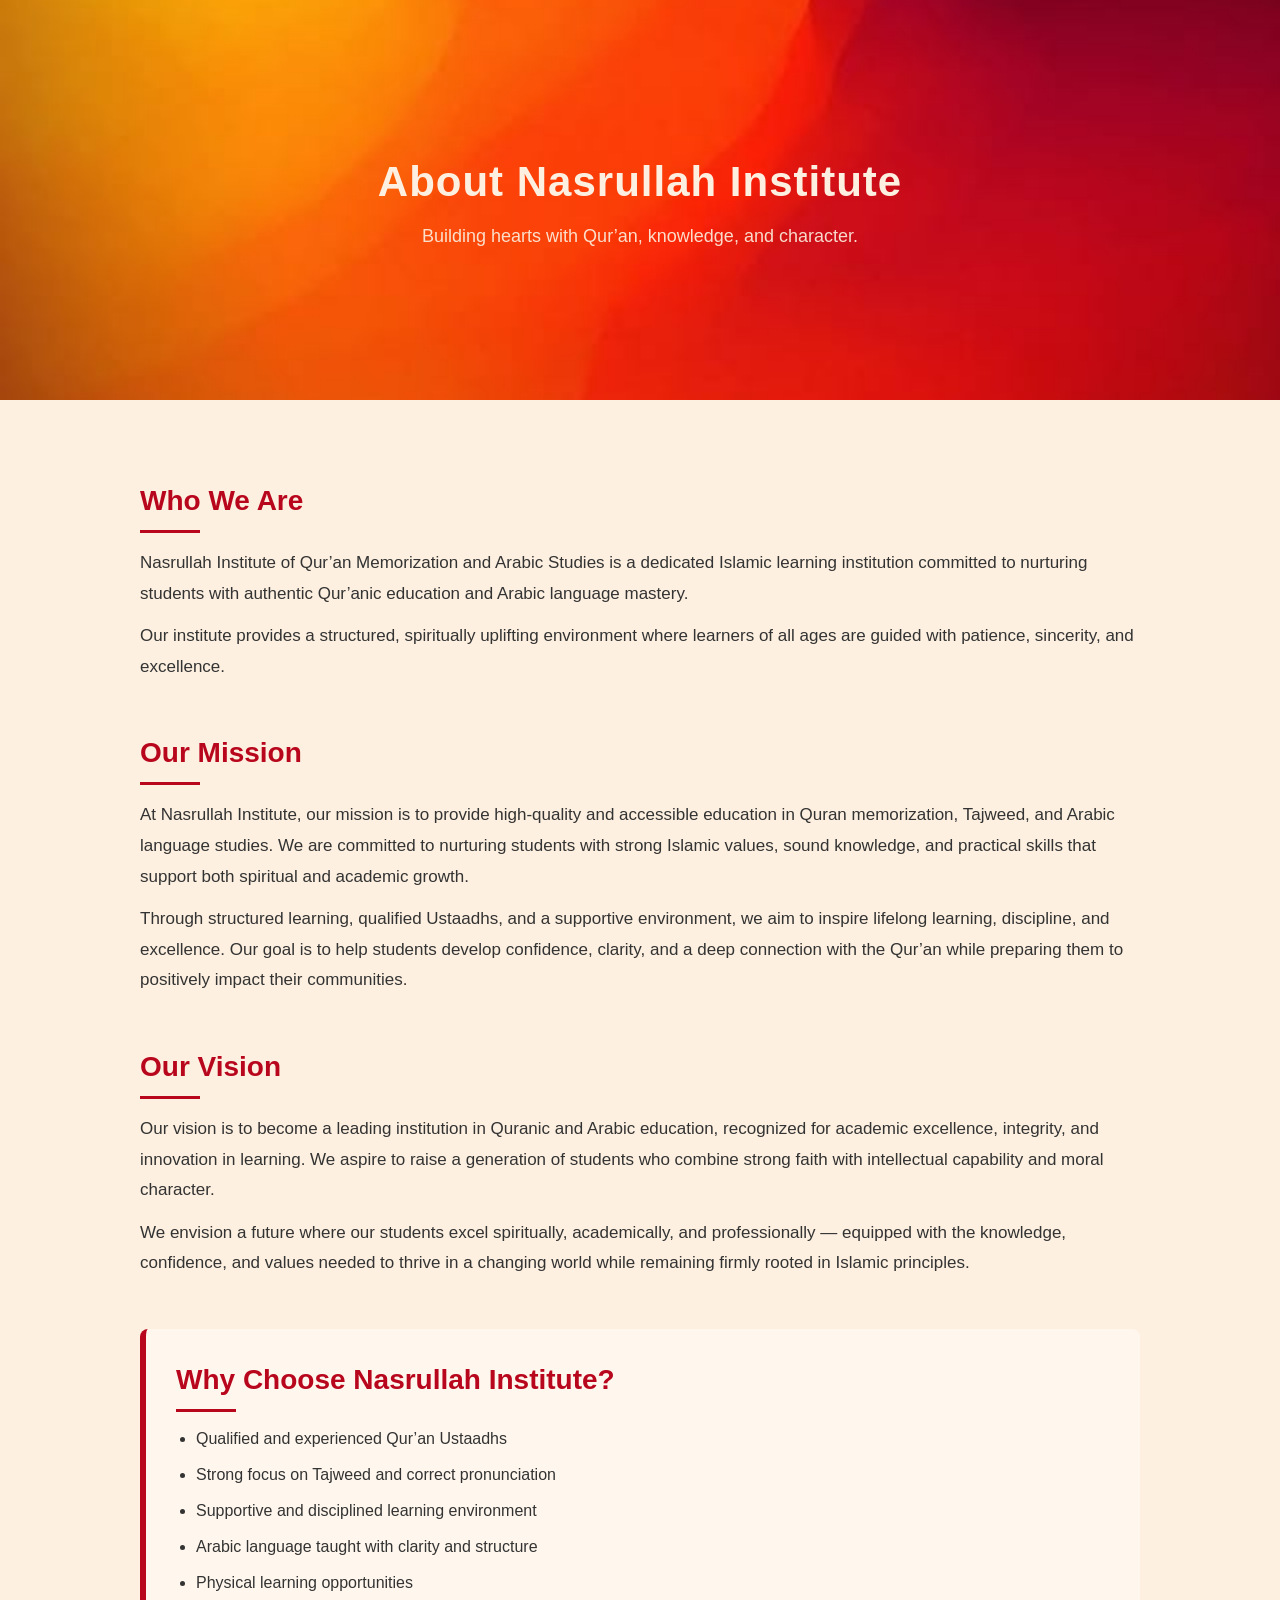
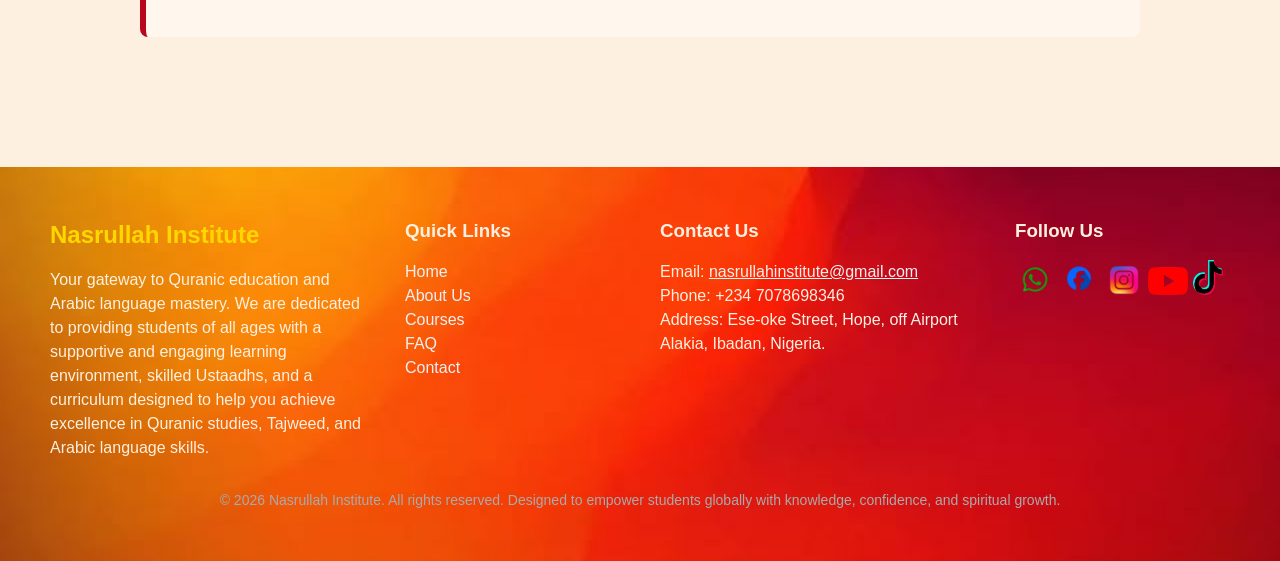
<file: about.html>
<!DOCTYPE html>
<html lang="en">
<head>
    <meta charset="UTF-8">
    <meta name="viewport" content="width=device-width, initial-scale=1.0">
    <link rel="icon" href="./image/Screenshot_2026-01-17_at_7.02.36_PM-removebg-preview.png" type="image/x-icon">
    <title>Document</title>
    <link rel="stylesheet" href="style.css">
</head>
<body>
 

<section class="about-hero">
    <h1>About Nasrullah Institute</h1>
    <p>
        Building hearts with Qur’an, knowledge, and character.
    </p>
</section>

<section class="about-section">

    <div class="about-container">

        <div class="about-block">
            <h2>Who We Are</h2>
            <p>
                Nasrullah Institute of Qur’an Memorization and Arabic Studies is a dedicated Islamic learning
                institution committed to nurturing students with authentic Qur’anic education and Arabic
                language mastery.
            </p>
            <p>
                Our institute provides a structured, spiritually uplifting environment where learners of all
                ages are guided with patience, sincerity, and excellence.
            </p>
        </div>

     
        <div class="about-block">
            <h2>Our Mission</h2>
           <p>
        At Nasrullah Institute, our mission is to provide high-quality and accessible
        education in Quran memorization, Tajweed, and Arabic language studies.
        We are committed to nurturing students with strong Islamic values, sound
        knowledge, and practical skills that support both spiritual and academic growth.
      </p>

      <p>
        Through structured learning, qualified Ustaadhs, and a supportive environment,
        we aim to inspire lifelong learning, discipline, and excellence. Our goal is to
        help students develop confidence, clarity, and a deep connection with the Qur’an
        while preparing them to positively impact their communities.
      </p>
        </div>

        <div class="about-block">
            <h2>Our Vision</h2>
             <p>
        Our vision is to become a leading institution in Quranic and Arabic education,
        recognized for academic excellence, integrity, and innovation in learning.
        We aspire to raise a generation of students who combine strong faith with
        intellectual capability and moral character.
      </p>

      <p>
        We envision a future where our students excel spiritually, academically,
        and professionally — equipped with the knowledge, confidence, and values
        needed to thrive in a changing world while remaining firmly rooted in Islamic
        principles.
      </p>
        </div>

        <div class="about-block highlight">
            <h2>Why Choose Nasrullah Institute?</h2>
            <ul>
                <li>Qualified and experienced Qur’an Ustaadhs</li>
                <li>Strong focus on Tajweed and correct pronunciation</li>
                <li>Supportive and disciplined learning environment</li>
                <li>Arabic language taught with clarity and structure</li>
                <li>Physical learning opportunities</li>
            </ul>
        </div>

    </div>

</section>



     <footer class="final-footer">
         <div style="max-width: 1200px; margin: auto; display: flex; flex-wrap: wrap; gap: 40px; justify-content: space-between;">
    
    <div style="flex: 1 1 250px;">
      <h2 style="color: #ffd700; margin-bottom: 15px;">Nasrullah Institute</h2>
      <p>Your gateway to Quranic education and Arabic language mastery. We are dedicated to providing students of all ages with a supportive and engaging learning environment, skilled Ustaadhs, and a curriculum designed to help you achieve excellence in Quranic studies, Tajweed, and Arabic language skills.</p>
    </div>

    
    <div style="flex: 1 1 150px;">
      <h3 style="margin-bottom: 15px;">Quick Links</h3>
      <ul style="list-style: none; padding: 0;">
        <li><a href="./index.html" style="color: #f1f1f1; text-decoration: none;">Home</a></li>
        <li><a href="about.html" style="color: #f1f1f1; text-decoration: none;">About Us</a></li>
        <li><a href="courses.html" style="color: #f1f1f1; text-decoration: none;">Courses</a></li>
        <li><a href="faq.html" style="color: #f1f1f1; text-decoration: none;">FAQ</a></li>
        <li><a href="contact.html" style="color: #f1f1f1; text-decoration: none;">Contact</a></li>
      </ul>
    </div>

    <div style="flex: 1 1 250px;">
      <h3 style="margin-bottom: 15px;">Contact Us</h3>
     <p>Email: <a href="mailto: nasrullahinstitute@gmail.com" style="color: #f1f1f1;">nasrullahinstitute@gmail.com</a></p>
      <p>Phone: +234 7078698346</p>
      <p>Address: Ese-oke Street, Hope, off Airport Alakia, Ibadan, Nigeria.</p>
    </div>

    <div style="flex: 1 1 150px;">
      <h3 style="margin-bottom: 15px;">Follow Us</h3>
      <p>
          <a style=" text-decoration: none;" href="https://wa.link/1ut9gb"><img src="./image/whatsapp_logo-removebg-preview.png" alt="" width="40" height="30"></a>
        <a style=" text-decoration: none;" href="https://www.facebook.com/share/17nAY9DLjh/?mibextid=wwXIfr"><img src="./image/facebook_logo-removebg-preview.png" alt="" width="40" height="30"></a>
        <a style=" text-decoration: none;" href="https://www.instagram.com/nasrullahinstitute?igsh=bmE0NWZmOHcwc3Ns&utm_source=qr"><img src="./image/insta_logo-removebg-preview.png" alt="" width="40" height="30"></a>
        <a style=" text-decoration: none;" href="https://youtube.com/@nasrullahinstitute?si=LJtCWkyCyV_XXaxI"><img src="./image/YouTube_full-color_icon__2017_.svg-removebg-preview.png" alt="" width="40" height="28"></a>
        <a style=" text-decoration: none;" href="https://www.tiktok.com/@nasrullah.institu?_r=1&_t=ZP-937l5kO2P1C"><img src="./image/tiktok_icon-removebg-preview.png" alt="" width="30" height="30"></a>
      </p>
    </div>

  </div>

  <div style="text-align: center; margin-top: 30px; font-size: 14px; color: #aaa;">
    © 2026 Nasrullah Institute. All rights reserved. Designed to empower students globally with knowledge, confidence, and spiritual growth.
  </div>
    </footer>
</body>
</html>
</file>
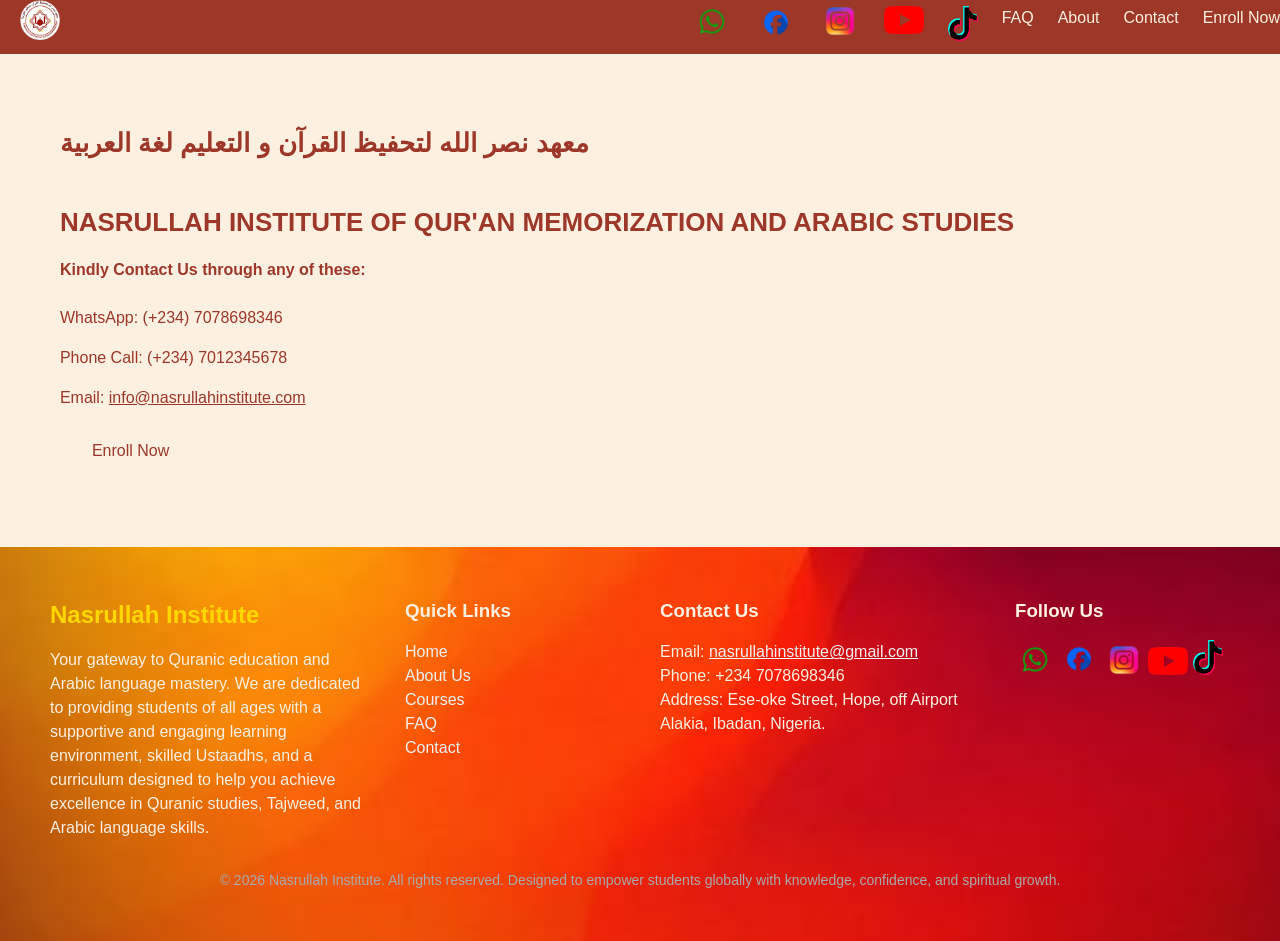
<file: contact.html>
<!DOCTYPE html>
<html lang="en">
<head>
    <meta charset="UTF-8">
    <meta name="viewport" content="width=device-width, initial-scale=1.0">
    <link rel="icon" href="./image/Screenshot_2026-01-17_at_7.02.36_PM-removebg-preview.png" type="image/x-icon">
    <title>Document</title> <link rel="stylesheet" href="style.css">
</head>
<style>
  body{
    background-color: #fdf0e0;
  }
</style>
<body>
   <header style="background-color: #9d3728;">
    <div class="logo"><img src="./image/Screenshot_2026-01-17_at_7.02.36_PM-removebg-preview.png" alt="" width="40" height="40"></div>
    <nav>
      <ul>
         <li class="cc"><a href="https://wa.link/1ut9gb"><img src="./image/whatsapp_logo-removebg-preview.png" alt="" width="40" height="30" ></a></li>
        <li class="aa"><a href="https://www.facebook.com/share/17nAY9DLjh/?mibextid=wwXIfr"><img src="./image/facebook_logo-removebg-preview.png" alt="" width="40" height="30"></a></li>
         <li class="cc"><a href="https://www.instagram.com/nasrullahinstitute?igsh=bmE0NWZmOHcwc3Ns&utm_source=qr"><img src="./image/insta_logo-removebg-preview.png" alt="" width="40" height="30"></a></li>
          <li class="cc"><a href="https://youtube.com/@nasrullahinstitute?si=LJtCWkyCyV_XXaxI"><img src="./image/YouTube_full-color_icon__2017_.svg-removebg-preview.png" alt="" width="40" height="28"></a></li>
        <li class="cc"><a href="https://www.tiktok.com/@nasrullah.institu?_r=1&_t=ZP-937l5kO2P1C"><img src="./image/tiktok_icon-removebg-preview.png" alt="" width="30" height="30"></a></li>
        <li class="bb"><a href="./faq.html" style="color: #fdf0e0;">FAQ</a></li>
        <li class="dd"><a href="./about.html" style="color: #fdf0e0;">About</a></li>
        <li><a href="./contact.html" style="color: #fdf0e0;">Contact</a></li>
        <li><a href="./ENROLL.HTML" style="color: #fdf0e0;">Enroll Now</a></li>
      </ul>
    </nav>
  </header>
 
            <div class="child" img='background-image: url("./image/WhatsApp_Image_2024-06-17_at_12.26.19_PM.jpeg")'>
                <h1 style="color: #9d3729; padding-top: 70px;">معهد نصر الله لتحفيظ القرآن و التعليم لغة العربية </h1><br>
                <h1 style="color: #9d3729;">NASRULLAH INSTITUTE OF QUR'AN MEMORIZATION AND ARABIC STUDIES</h1>
                <h4 style="color: #9d3729;">Kindly Contact Us through any of these:</h4><br>
                <p style="color: #9d3729;">WhatsApp: (+234) 7078698346</p>
                <p style="color: #9d3729;">Phone Call: (+234) 7012345678</p>
                 <p style="color: #9d3729;">Email: <a href="mailto:info@nasrullahinstitute.com" style="color: #9d3729;">info@nasrullahinstitute.com</a></p>
                <a href="./ENROLL.HTML" class="btn">Enroll Now</a>
                </div>
                </div>
            </div><br><br><br>
        </div>
    

     <footer class="final-footer">
         <div style="max-width: 1200px; margin: auto; display: flex; flex-wrap: wrap; gap: 40px; justify-content: space-between;">
    
    <!-- About Section -->
    <div style="flex: 1 1 250px;">
      <h2 style="color: #ffd700; margin-bottom: 15px;">Nasrullah Institute</h2>
      <p>Your gateway to Quranic education and Arabic language mastery. We are dedicated to providing students of all ages with a supportive and engaging learning environment, skilled Ustaadhs, and a curriculum designed to help you achieve excellence in Quranic studies, Tajweed, and Arabic language skills.</p>
    </div>

    
    <div style="flex: 1 1 150px;">
      <h3 style="margin-bottom: 15px;">Quick Links</h3>
      <ul style="list-style: none; padding: 0;">
        <li><a href="./index.html" style="color: #f1f1f1; text-decoration: none;">Home</a></li>
        <li><a href="about.html" style="color: #f1f1f1; text-decoration: none;">About Us</a></li>
        <li><a href="courses.html" style="color: #f1f1f1; text-decoration: none;">Courses</a></li>
        <li><a href="faq.html" style="color: #f1f1f1; text-decoration: none;">FAQ</a></li>
        <li><a href="contact.html" style="color: #f1f1f1; text-decoration: none;">Contact</a></li>
      </ul>
    </div>

    <div style="flex: 1 1 250px;">
      <h3 style="margin-bottom: 15px;">Contact Us</h3>
     <p>Email: <a href="mailto: nasrullahinstitute@gmail.com" style="color: #f1f1f1;">nasrullahinstitute@gmail.com</a></p>
      <p>Phone: +234 7078698346</p>
      <p>Address: Ese-oke Street, Hope, off Airport Alakia, Ibadan, Nigeria.</p>
    </div>

    <div style="flex: 1 1 150px;">
      <h3 style="margin-bottom: 15px;">Follow Us</h3>
      <p>
         <a style=" text-decoration: none;" href="https://wa.link/1ut9gb"><img src="./image/whatsapp_logo-removebg-preview.png" alt="" width="40" height="30"></a>
        <a style=" text-decoration: none;" href="https://www.facebook.com/share/17nAY9DLjh/?mibextid=wwXIfr"><img src="./image/facebook_logo-removebg-preview.png" alt="" width="40" height="30"></a>
        <a style=" text-decoration: none;" href="https://www.instagram.com/nasrullahinstitute?igsh=bmE0NWZmOHcwc3Ns&utm_source=qr"><img src="./image/insta_logo-removebg-preview.png" alt="" width="40" height="30"></a>
        <a style=" text-decoration: none;" href="https://youtube.com/@nasrullahinstitute?si=LJtCWkyCyV_XXaxI"><img src="./image/YouTube_full-color_icon__2017_.svg-removebg-preview.png" alt="" width="40" height="28"></a>
        <a style=" text-decoration: none;" href="https://www.tiktok.com/@nasrullah.institu?_r=1&_t=ZP-937l5kO2P1C"><img src="./image/tiktok_icon-removebg-preview.png" alt="" width="30" height="30"></a>
      </p>
    </div>

  </div>

  <div style="text-align: center; margin-top: 30px; font-size: 14px; color: #aaa;">
    © 2026 Nasrullah Institute. All rights reserved. Designed to empower students globally with knowledge, confidence, and spiritual growth.
  </div>
    </footer>
</body>
</html>
</file>
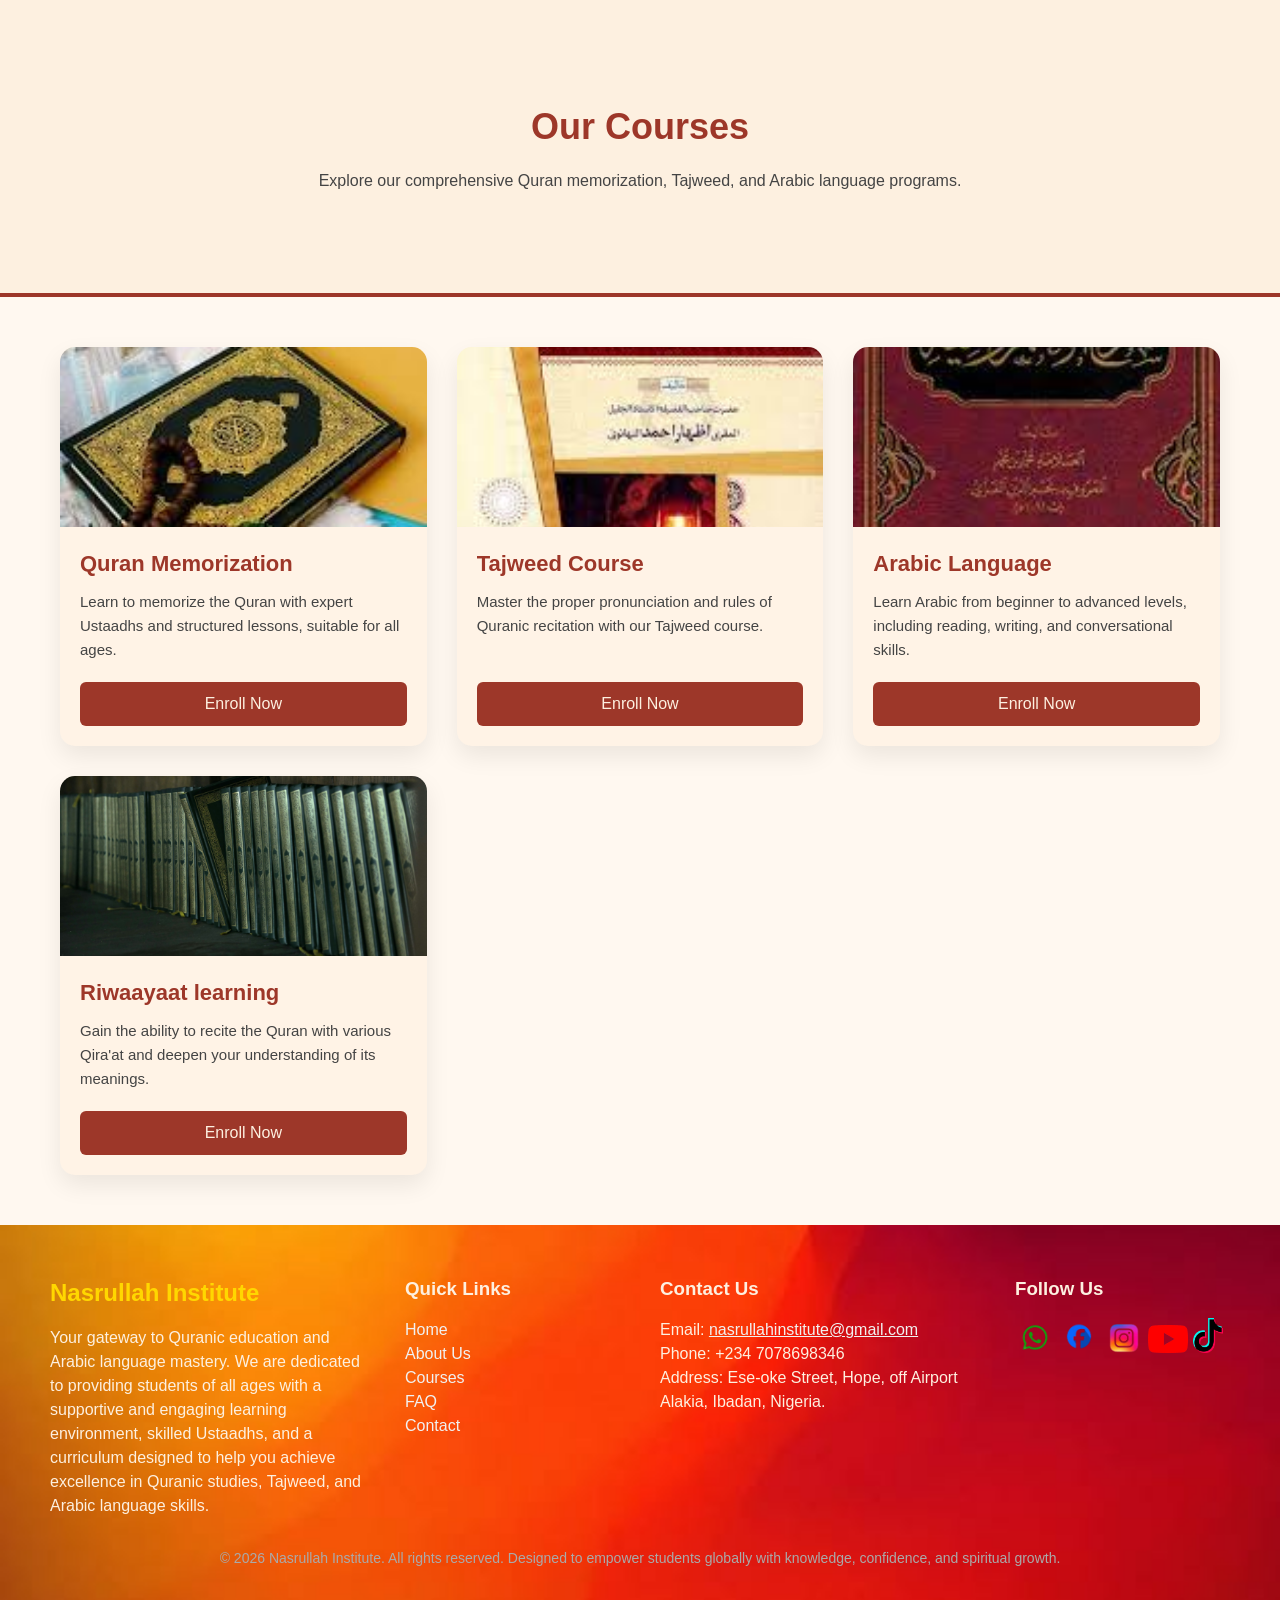
<file: courses.html>
<!DOCTYPE html>
<html lang="en">
<head>
    <meta charset="UTF-8">
    <meta name="viewport" content="width=device-width, initial-scale=1.0">
    <link rel="icon" href="./image/Screenshot_2026-01-17_at_7.02.36_PM-removebg-preview.png" type="image/x-icon">
    <title>Our courses</title> 
    <link rel="stylesheet" href="style.css">
</head>
<body>
    
<!DOCTYPE html>
<html lang="en">
<head>
  <meta charset="UTF-8">
  <meta name="viewport" content="width=device-width, initial-scale=1.0">
  <title>Courses - Nasrullah Institute</title>
  <link rel="stylesheet" href="style.css">
  <style>
    body {
      font-family: "Segoe UI", Tahoma, sans-serif;
      background-color: #fff8f0;
      color: #222;
    }

  
    .courses-hero {
      background-color: #fdf0e0;
      text-align: center;
      padding: 100px 20px;
      border-bottom: 4px solid #9d3729;
    }

    .courses-hero h1 {
      font-size: 36px;
      color: #9d3729;
      margin-bottom: 15px;
    }

    .courses-hero p {
      font-size: 16px;
      color: #444;
    }

 
    .courses-container {
      max-width: 1200px;
      margin: 50px auto;
      padding: 0 20px;
      display: grid;
      grid-template-columns: repeat(auto-fit, minmax(280px, 1fr));
      gap: 30px;
    }

    
    .course-card {
      background-color: #fff3e6;
      border-radius: 15px;
      overflow: hidden;
      box-shadow: 0 10px 25px rgba(0,0,0,0.08);
      transition: transform 0.3s, box-shadow 0.3s;
      display: flex;
      flex-direction: column;
      justify-content: space-between;
    }

    .course-card:hover {
      transform: translateY(-5px);
      box-shadow: 0 15px 35px rgba(0,0,0,0.12);
    }

    .course-card img {
      width: 100%;
      height: 180px;
      object-fit: cover;
    }

    .course-content {
      padding: 20px;
      flex-grow: 1;
      display: flex;
      flex-direction: column;
      justify-content: space-between;
    }

    .course-content h3 {
      font-size: 22px;
      color: #9d3729;
      margin-bottom: 10px;
    }

    .course-content p {
      font-size: 15px;
      color: #444;
      flex-grow: 1;
      line-height: 1.6;
      margin-bottom: 20px;
    }

    .course-content .btn {
      background-color: #9d3729;
      color: #fdf0e0;
      padding: 10px 20px;
      border-radius: 6px;
      text-decoration: none;
      text-align: center;
      transition: background-color 0.3s;
    }

    .course-content .btn:hover {
      background-color: #b8061d;
    }

    @media (max-width: 1024px) {
      .courses-hero h1 {
        font-size: 30px;
      }
      .courses-hero p {
        font-size: 15px;
      }
    }

    @media (max-width: 768px) {
      .courses-hero h1 {
        font-size: 26px;
      }
      .courses-hero p {
        font-size: 14px;
      }
    }

    @media (max-width: 480px) {
      .courses-hero h1 {
        font-size: 22px;
      }
      .courses-hero p {
        font-size: 13px;
      }
    }
  </style>
</head>
<body>

  <section class="courses-hero">
    <h1>Our Courses</h1>
    <p>Explore our comprehensive Quran memorization, Tajweed, and Arabic language programs.</p>
  </section>

  <section class="courses-container">

    <div class="course-card">
      <img src="./image/qiran.jpeg" alt="Quran Memorization">
      <div class="course-content">
        <h3>Quran Memorization</h3>
        <p>Learn to memorize the Quran with expert Ustaadhs and structured lessons, suitable for all ages.</p>
        <a href="ENROLL.HTML?course=Quran+Memorization" class="btn">Enroll Now</a>
      </div>
    </div>

    <div class="course-card">
      <img src="./image/tajweed tirahs.jpeg" alt="Tajweed Course">
      <div class="course-content">
        <h3>Tajweed Course</h3>
        <p>Master the proper pronunciation and rules of Quranic recitation with our Tajweed course.</p>
        <a href="ENROLL.HTML?course=Tajweed+Course" class="btn">Enroll Now</a>
      </div>
    </div>

    <div class="course-card">
      <img src="./image/ajrumiyyah.jpeg" alt="Arabic Language">
      <div class="course-content">
        <h3>Arabic Language</h3>
        <p>Learn Arabic from beginner to advanced levels, including reading, writing, and conversational skills.</p>
        <a href="ENROLL.HTML?course=Arabic+Language" class="btn">Enroll Now</a>
      </div>
    </div>

    <div class="course-card">
      <img src="./image/qiraat qurans.jpeg" alt="Riwaayaat">
      <div class="course-content">
        <h3>Riwaayaat learning </h3>
        <p>Gain the ability to recite the Quran with various Qira'at and deepen your understanding of its meanings.</p>
        <a href="ENROLL.HTML?course=Riwaayaat" class="btn">Enroll Now</a>
      </div>
    </div>

  </section>


     <footer class="final-footer">
         <div style="max-width: 1200px; margin: auto; display: flex; flex-wrap: wrap; gap: 40px; justify-content: space-between;">
    
    <div style="flex: 1 1 250px;">
      <h2 style="color: #ffd700; margin-bottom: 15px;">Nasrullah Institute</h2>
      <p>Your gateway to Quranic education and Arabic language mastery. We are dedicated to providing students of all ages with a supportive and engaging learning environment, skilled Ustaadhs, and a curriculum designed to help you achieve excellence in Quranic studies, Tajweed, and Arabic language skills.</p>
    </div>

    
    <div style="flex: 1 1 150px;">
      <h3 style="margin-bottom: 15px;">Quick Links</h3>
      <ul style="list-style: none; padding: 0;">
        <li><a href="./index.html" style="color: #f1f1f1; text-decoration: none;">Home</a></li>
        <li><a href="about.html" style="color: #f1f1f1; text-decoration: none;">About Us</a></li>
        <li><a href="courses.html" style="color: #f1f1f1; text-decoration: none;">Courses</a></li>
         <li><a href="faq.html" style="color: #f1f1f1; text-decoration: none;">FAQ</a></li>
        <li><a href="contact.html" style="color: #f1f1f1; text-decoration: none;">Contact</a></li>
      </ul>
    </div>

    <div style="flex: 1 1 250px;">
      <h3 style="margin-bottom: 15px;">Contact Us</h3>
     <p>Email: <a href="mailto: nasrullahinstitute@gmail.com" style="color: #f1f1f1;">nasrullahinstitute@gmail.com</a></p>
      <p>Phone: +234 7078698346</p>
      <p>Address: Ese-oke Street, Hope, off Airport Alakia, Ibadan, Nigeria.</p>
    </div>

    <div style="flex: 1 1 150px;">
      
      <h3 style="margin-bottom: 15px;">Follow Us</h3>
      <p>
         <a style=" text-decoration: none;" href="https://wa.link/1ut9gb"><img src="./image/whatsapp_logo-removebg-preview.png" alt="" width="40" height="30"></a>
        <a style=" text-decoration: none;" href="https://www.facebook.com/share/17nAY9DLjh/?mibextid=wwXIfr"><img src="./image/facebook_logo-removebg-preview.png" alt="" width="40" height="30"></a>
        <a style=" text-decoration: none;" href="https://www.instagram.com/nasrullahinstitute?igsh=bmE0NWZmOHcwc3Ns&utm_source=qr"><img src="./image/insta_logo-removebg-preview.png" alt="" width="40" height="30"></a>
        <a style=" text-decoration: none;" href="https://youtube.com/@nasrullahinstitute?si=LJtCWkyCyV_XXaxI"><img src="./image/YouTube_full-color_icon__2017_.svg-removebg-preview.png" alt="" width="40" height="28"></a>
        <a style=" text-decoration: none;" href="https://www.tiktok.com/@nasrullah.institu?_r=1&_t=ZP-937l5kO2P1C"><img src="./image/tiktok_icon-removebg-preview.png" alt="" width="30" height="30"></a>
      </p>
    </div>

  </div>

  <div style="text-align: center; margin-top: 30px; font-size: 14px; color: #aaa;">
    © 2026 Nasrullah Institute. All rights reserved. Designed to empower students globally with knowledge, confidence, and spiritual growth.
  </div>
    </footer>
</body>
</html>
</file>
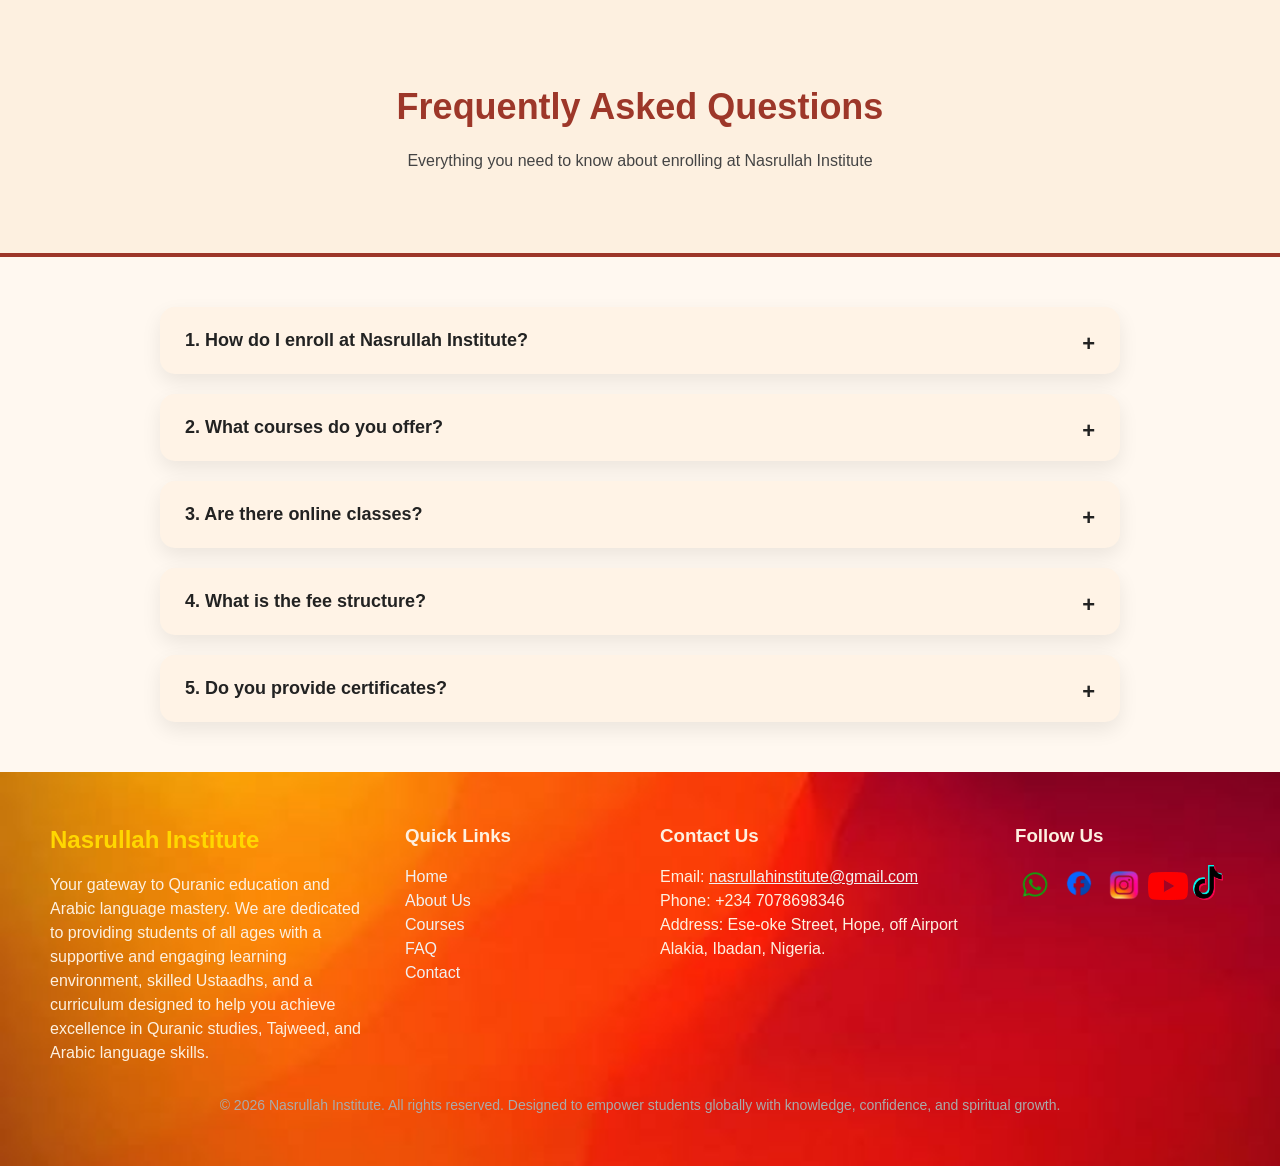
<file: faq.html>
<!DOCTYPE html>
<html lang="en">
<head>
  <meta charset="UTF-8">
  <meta name="viewport" content="width=device-width, initial-scale=1.0">
  <link rel="icon" href="./image/Screenshot_2026-01-17_at_7.02.36_PM-removebg-preview.png" type="image/x-icon">
  <title>FAQ - Nasrullah Institute</title>
  <link rel="stylesheet" href="style.css">
  <style>
    body {
      font-family: "Segoe UI", Tahoma, sans-serif;
      background-color: #fff8f0;
      color: #222;
    }

    .faq-hero {
      text-align: center;
      padding: 80px 20px;
      background-color: #fdf0e0;
      border-bottom: 4px solid #9d3729;
    }

    .faq-hero h1 {
      font-size: 36px;
      color: #9d3729;
      margin-bottom: 15px;
    }

    .faq-hero p {
      font-size: 16px;
      color: #444;
    }

    .faq-container {
      max-width: 1000px;
      margin: 50px auto;
      padding: 0 20px;
    }

    .faq-card {
      background-color: #fff3e6;
      border-radius: 15px;
      margin-bottom: 20px;
      box-shadow: 0 8px 20px rgba(0,0,0,0.08);
      overflow: hidden;
      transition: all 0.3s ease;
    }

    .faq-question {
      padding: 20px 25px;
      cursor: pointer;
      font-weight: 600;
      font-size: 18px;
      position: relative;
    }

    .faq-question::after {
      content: '+';
      position: absolute;
      right: 25px;
      font-size: 22px;
      transition: transform 0.3s ease;
    }

    .faq-card.active .faq-question::after {
      content: '−';
      transform: rotate(180deg);
    }

    .faq-answer {
      max-height: 0;
      overflow: hidden;
      padding: 0 25px;
      background-color: #fff7ef;
      font-size: 16px;
      line-height: 1.7;
      transition: max-height 0.4s ease, padding 0.4s ease;
    }

    .faq-card.active .faq-answer {
      padding: 15px 25px 25px 25px;
      max-height: 500px; 
    }

    @media (max-width: 768px) {
      .faq-hero h1 {
        font-size: 28px;
      }

      .faq-question {
        font-size: 16px;
      }

      .faq-answer {
        font-size: 14.5px;
      }
    }

    @media (max-width: 480px) {
      .faq-hero h1 {
        font-size: 24px;
      }

      .faq-question {
        font-size: 15px;
      }

      .faq-answer {
        font-size: 14px;
      }
    }

  </style>
</head>
<body>

 
  <section class="faq-hero">
    <h1>Frequently Asked Questions</h1>
    <p>Everything you need to know about enrolling at Nasrullah Institute</p>
  </section>

  <section class="faq-container">

    <div class="faq-card">
      <div class="faq-question">1. How do I enroll at Nasrullah Institute?</div>
      <div class="faq-answer">
        You can enroll by clicking the "Enroll Now" button on the homepage or the courses page. This will take you to the enrollment form where you fill in your details and submit.
      </div>
    </div>

    <div class="faq-card">
      <div class="faq-question">2. What courses do you offer?</div>
      <div class="faq-answer">
        We offer comprehensive Quran memorization programs, Tajweed courses, Qira'at studies, and Arabic language studies for students of age 10 and above.
      </div>
    </div>

   
    <div class="faq-card">
      <div class="faq-question">3. Are there online classes?</div>
      <div class="faq-answer">
        Currently, we focus on in-person classes. We are exploring online options, so please check back soon for updates on online learning opportunities.
      </div>
    </div>

    <div class="faq-card">
      <div class="faq-question">4. What is the fee structure?</div>
      <div class="faq-answer">
        Fees vary depending on the course and duration. For detailed fee information, please contact our admissions office through the contact page or email nasrullahinstitute@gmail.com
      </div>
    </div>

    <div class="faq-card">
      <div class="faq-question">5. Do you provide certificates?</div>
      <div class="faq-answer">
        Yes! Upon successful completion of courses, students receive certificates recognized both locally and internationally.
      </div>
    </div>

  </section>


  <script>
    const faqCards = document.querySelectorAll('.faq-card');

    faqCards.forEach(card => {
      const question = card.querySelector('.faq-question');

      question.addEventListener('click', () => {
        card.classList.toggle('active');
      });
    });
  </script>


     <footer class="final-footer">
         <div style="max-width: 1200px; margin: auto; display: flex; flex-wrap: wrap; gap: 40px; justify-content: space-between;">
    
    <div style="flex: 1 1 250px;">
      <h2 style="color: #ffd700; margin-bottom: 15px;">Nasrullah Institute</h2>
      <p>Your gateway to Quranic education and Arabic language mastery. We are dedicated to providing students of all ages with a supportive and engaging learning environment, skilled Ustaadhs, and a curriculum designed to help you achieve excellence in Quranic studies, Tajweed, and Arabic language skills.</p>
    </div>

    
    <div style="flex: 1 1 150px;">
      <h3 style="margin-bottom: 15px;">Quick Links</h3>
      <ul style="list-style: none; padding: 0;">
        <li><a href="./index.html" style="color: #f1f1f1; text-decoration: none;">Home</a></li>
        <li><a href="about.html" style="color: #f1f1f1; text-decoration: none;">About Us</a></li>
        <li><a href="courses.html" style="color: #f1f1f1; text-decoration: none;">Courses</a></li>
        <li><a href="faq.html" style="color: #f1f1f1; text-decoration: none;">FAQ</a></li>
        <li><a href="contact.html" style="color: #f1f1f1; text-decoration: none;">Contact</a></li>
      </ul>
    </div>

    <div style="flex: 1 1 250px;">
      <h3 style="margin-bottom: 15px;">Contact Us</h3>
     <p>Email: <a href="mailto: nasrullahinstitute@gmail.com" style="color: #f1f1f1;">nasrullahinstitute@gmail.com</a></p>
       <p>Phone: +234 7078698346</p>
      <p>Address: Ese-oke Street, Hope, off Airport Alakia, Ibadan, Nigeria.</p>
    </div>

    <div style="flex: 1 1 150px;">
      <h3 style="margin-bottom: 15px;">Follow Us</h3>
      <p>
        <a style=" text-decoration: none;" href="https://wa.link/1ut9gb"><img src="./image/whatsapp_logo-removebg-preview.png" alt="" width="40" height="30"></a>
        <a style=" text-decoration: none;" href="https://www.facebook.com/share/17nAY9DLjh/?mibextid=wwXIfr"><img src="./image/facebook_logo-removebg-preview.png" alt="" width="40" height="30"></a>
        <a style=" text-decoration: none;" href="https://www.instagram.com/nasrullahinstitute?igsh=bmE0NWZmOHcwc3Ns&utm_source=qr"><img src="./image/insta_logo-removebg-preview.png" alt="" width="40" height="30"></a>
        <a style=" text-decoration: none;" href="https://youtube.com/@nasrullahinstitute?si=LJtCWkyCyV_XXaxI"><img src="./image/YouTube_full-color_icon__2017_.svg-removebg-preview.png" alt="" width="40" height="28"></a>
        <a style=" text-decoration: none;" href="https://www.tiktok.com/@nasrullah.institu?_r=1&_t=ZP-937l5kO2P1C"><img src="./image/tiktok_icon-removebg-preview.png" alt="" width="30" height="30"></a>
      </p>
    </div>

  </div>

  <div style="text-align: center; margin-top: 30px; font-size: 14px; color: #aaa;">
    © 2026 Nasrullah Institute. All rights reserved. Designed to empower students globally with knowledge, confidence, and spiritual growth.
  </div>
    </footer>
</body>
</html>
</file>
<file: style.css>
* {
      margin: 0;
      padding: 0;
      box-sizing: border-box;
    }
    body {
      font-family: "Segoe UI", Tahoma, sans-serif;
      color: #222;
      line-height: 1.5;
      ;
    }
    *{
      margin: 0;
      padding: 0;
      box-sizing: border-box;
    }
   
.hero-section {
    position: relative;
    width: 100%;
    height: 100vh;
    overflow: hidden;
}

.background-video {
    position: absolute;
    top: 0;
    left: 0;

    width: 100%;
    height: 100%;

    object-fit: cover;

    object-position: center 20%;

    z-index: 1;
}

.video-overlay {
    position: absolute;
    inset: 0;

    background: rgba(102, 46, 38, 0.55);

    z-index: 2;
}


.parent {
    position: relative;
    z-index: 3;

    width: 100%;
    height: 100vh;

    display: grid;
    place-items: center;

    padding-top: 60px;
    padding-bottom: 230px;
}

        .ggparent{
          display: grid;
          justify-content: center;
        }
        .gparent{
      background-color: #fdf0e0;
      border-radius: 12px;
      padding: 2rem;
      text-align: center;
      transition: transform 0.3s, box-shadow 0.3s;
      width: 500px;
      display: grid;
      justify-content: center;
        }
        

        .child {
            color:  #fdf0e0;
            width: 80%;
            /* border: thin solid black; */
            display: grid;
            justify-content: center;
            padding-left: 50px;
            
            /* margin: auto; */


        }
     .child h1{
        font-size: 26px;
        margin-bottom: 1rem;
        font-weight: bold;
     }
     .child p{
        font-size: 16px;
        margin-bottom: 1rem;
        
     }
        .child .btn {
      background-color:  #fdf0e0;
      color: #9d3729;
      padding: 0.8rem 2rem;
      border-radius: 6px;
      width: 170px;
      text-decoration: none;
      /* font-weight: bold; */
    }
    .child .btn:hover {
        background-color: #9d3729;
        color: #fdf0e0;
    }
    .why-section {
  background: #fdf0e0;
  padding: 80px 0;
  box-shadow: #000000 0px 4px 12px rgba(0, 0, 0, 0.1);
}

.why-container {
  width: 90%;
  max-width: 1200px;
  margin: auto;

  display: grid;
  grid-template-columns: 1.1fr 1fr;
  gap: 60px;
  align-items: center;
}

.why-tag {
  color: #ff4b4b;
  font-weight: 600;
  letter-spacing: 1px;
  font-size: 14px;
}

.why-text h2 {
  font-size: 42px;
  margin: 15px 0 20px;
  color: #0f172a;
}

.why-desc {
  color: #6b7280;
  line-height: 1.7;
  margin-bottom: 35px;
  max-width: 520px;
}

/* ITEMS */
.why-item {
  display: flex;
  gap: 20px;
  margin-bottom: 28px;
}

.why-item h4 {
  margin: 0 0 6px;
  font-size: 18px;
  color: #0f172a;
}

.why-item p {
  margin: 0;
  color: #6b7280;
  line-height: 1.6;
}


.icon {
  width: 55px;
  height: 55px;
  border-radius: 8px;
  display: flex;
  align-items: center;
  justify-content: center;
  font-size: 22px;
  color: white;
  flex-shrink: 0;
}

.icon.blue {
  background: #2563eb;
}

.icon.red {
  background: #ef4444;
}

.icon.yellow {
  background: #facc15;
  color: #111;
}


.why-image img {
  width: 100%;
  max-height: 520px;
  object-fit: cover;
  border-radius: 10px;
  /* position: ; */
}


    .vision-mission {
        display: flex;
        justify-content: space-between;
        margin: 50px 0;
    }
    .vision {
        border-radius: 20px;
        background-color: #fdf0e0;
        padding: 20px;
        width: 500px;
        margin: 50px ;
    }
    .mission {
        border-radius: 20px;
        background-color: #fdf0e0;
        padding: 20px;
        width: 500px;
        margin: 50px ;
    }
    .mission-vision {
  padding: 80px 10%;
  background-color: #ffffff;
  text-align: center;
}

.mission-vision h2 {
  font-size: 36px;
  margin-bottom: 50px;
  color: #222;
  font-weight: 700;
}

.mv-container {
  display: grid;
  grid-template-columns: repeat(auto-fit, minmax(320px, 1fr));
  gap: 40px;
}

.mv-card {
  background: #fff3e6;
  padding: 35px;
  border-radius: 22px;
  text-align: left;
  transition: 0.4s ease;
  box-shadow: 0 15px 35px rgba(0, 0, 0, 0.08);
}

.mv-card:hover {
  transform: translateY(-8px);
  box-shadow: 0 25px 45px rgba(0, 0, 0, 0.12);
}

.mv-card h3 {
  font-size: 24px;
  margin-bottom: 15px;
  color: #9d3729;
}

.mv-card p {
  font-size: 16px;
  line-height: 1.8;
  color: #444;
  margin-bottom: 15px;
}

.mv-card.vision {
  background: #fff7ef;
}


.about-hero {
    background-color: #69252e;
    background-image: url(./image/WhatsApp\ Image\ 2026-01-17\ at\ 8.01.46\ PM.jpeg);
    width: 100%;
    height: 400px;
    background-size: cover;
    background-position: center;
    color: #fdf0e0;
    text-align: center;
    padding: 150px 20px;
}

.about-hero h1 {
    font-size: 42px;
    margin-bottom: 10px;
    letter-spacing: 1px;
}

.about-hero p {
    font-size: 18px;
    opacity: 0.9;
}



.about-section {
    background-color: #fdf0e0;
    padding: 80px 20px;
}

.about-container {
    max-width: 1000px;
    margin: auto;
}


.about-block {
    margin-bottom: 50px;
}

.about-block h2 {
    color: #b8061d;
    font-size: 28px;
    margin-bottom: 15px;
    position: relative;
}

.about-block h2::after {
    content: "";
    width: 60px;
    height: 3px;
    background-color: #b8061d;
    display: block;
    margin-top: 8px;
}

.about-block p {
    font-size: 17px;
    line-height: 1.8;
    color: #333;
    margin-bottom: 12px;
}



.about-block.highlight {
    background: #fff7ed;
    border-left: 6px solid #b8061d;
    padding: 30px;
    border-radius: 8px;
}

.about-block.highlight ul {
    padding-left: 20px;
}

.about-block.highlight li {
    margin-bottom: 12px;
    font-size: 16px;
    color: #333;
}
    
.dropdownBox {
  position: absolute;
  top: 100%;
  left: 0;
  width: 100%;
  display: none;
  z-index: 999;
}

.dropdown {
  width: 70%;
  margin-left: 50px ;
  background-color: #fdf0e0;
  border-top: 2px solid #9d3729;
  border-radius: 12px;
  padding: 10px 0;

  box-shadow: 0 6px 18px rgba(0, 0, 0, 0.18);

  /* animation */
  animation: slideDown 0.3s ease;
}

.dropdown a {
  display: block;
  padding: 14px 20px;
  font-family: sans-serif;
  font-size: 16px;
  font-weight: 600;
  color: #3B2F2F;
  text-decoration: none;

  white-space: nowrap;
}

.dropdown a:hover {
  background-color: #EAD8C0;
}


.menu-icon {
  font-size: 32px;
  color: #3B2F2F;
  cursor: pointer;
}


@keyframes slideDown {
  from {
    opacity: 0;
    transform: translateY(-10px);
  }
  to {
    opacity: 1;
    transform: translateY(0);
  }
}

@media (min-width: 769px) {
  .menu-link {
    display: none;
  }
}


@media (max-width: 768px) {
    .about-hero h1 {
        font-size: 32px;
    }

    .about-block h2 {
        font-size: 24px;
    }
}




@media (max-width: 768px) {
  .mission-vision {
    padding: 60px 6%;
  }

  .mission-vision h2 {
    font-size: 28px;
    margin-bottom: 35px;
  }

  .mv-card {
    padding: 28px;
    border-radius: 18px;
  }

  .mv-card h3 {
    font-size: 22px;
  }

  .mv-card p {
    font-size: 15px;
    line-height: 1.7;
  }
}



@media (max-width: 480px) {
  .mission-vision {
    padding: 50px 5%;
  }
   .menu-link ul li:hover .dropdownBox {
            visibility: visible;
        }


  .mission-vision h2 {
    font-size: 24px;
  }

  .mv-card {
    padding: 22px;
  }

  .mv-card h3 {
    font-size: 20px;
  }

  .mv-card p {
    font-size: 14.5px;
  }
}

    .student-feedback {
        display: flex;
        flex-direction: column;
        align-items: center;
    }
    .testimonial {
        border-radius: 20px;
        background-color: #fdf0e0;
        padding: 20px;
        width: 500px;
        margin: 50px ;
    }

        header {
            background-color: #fdf0e0;
            color: #9d3729;
            padding-left: 20px;
            /* padding-top: 0px; */
            display: flex;
            justify-content: space-between;
            align-items: center;
            position: sticky;
            top: 0;
            z-index: 1000;
    }
  
    nav ul {
      list-style: none;
      display: flex;
      gap: 1.5rem;
      visibility: visible;
      color: #9d3729;
      text-decoration: none;

    }
    nav ul li a {
      color: #9d3729;
      font-weight: 500;
      transition: color 0.3s;
      text-decoration: none;
    }
    nav ul li a:hover {
      color: #000000;
    }
    .final-footer {
       background-image: url('./image/WhatsApp\ Image\ 2026-01-17\ at\ 8.01.46\ PM.jpeg');
        background-size: cover;
        background-position: center;
        background-repeat: no-repeat;

        display: grid;
        

        padding-top: 60px;
        padding-bottom: 230px;
    /* place-items: center; */

        color: #fdf0e0;
        padding: 50px;
        /* text-align: center; */
    }

        @media (max-width:980px) {
            .parent {
                padding-bottom: 60px;
            }
         nav ul{
            visibility: hidden;
            display: none;
         }
         header{
            width: 100%;
            position: sticky;
         }
        

            .child {
                flex-direction: column;
                padding-left: 40px;
                align-self: center;
                
            }

           

        .child h1{
        font-size: 16px;
        font-weight: bold;
     }
            
     .why-container {
    grid-template-columns: 1fr;
  }

  .why-text h2 {
    font-size: 32px;
  }
            

        }
 

img,
video {
  max-width: 100%;
  height: auto;
}

body {
  overflow-x: hidden;
}



@media (max-width: 1024px) {

  .parent {
    padding: 60px 20px;
    height: auto;
  }

  .child {
    width: 100%;
    padding-left: 0;
    text-align: center;
  }

  .child h1 {
    font-size: 20px;
  }

  .child p {
    font-size: 15px;
  }

  .gparent,
  .testimonial,
  .vision,
  .mission {
    width: 100%;
    margin: 30px auto;
  }

  .vision-mission {
    flex-direction: column;
    align-items: center;
  }

  .why-container {
    grid-template-columns: 1fr;
    gap: 40px;
  }

  .why-text h2 {
    font-size: 30px;
  }

  header {
    padding: 5px;
  }
  .logo{
    width: 39px

  }
}



@media (max-width: 768px) {

  .hero-section {
    height: 85vh;
  }

  .background-video {
    object-position: center 30%;
  }

  .child h1 {
    font-size: 17px;
    line-height: 1.4;
  }

  .child p {
    font-size: 14px;
    line-height: 1.6;
  }

  .child .btn {
    width: auto;
    padding: 10px 24px;
  }

  
  .about-hero {
    height: auto;
    padding: 100px 20px;
  }

  .about-hero h1 {
    font-size: 30px;
  }

  .about-hero p {
    font-size: 15px;
  }

  .about-section {
    padding: 60px 15px;
  }

  .about-block h2 {
    font-size: 22px;
  }

  .about-block p {
    font-size: 15px;
  }

 
  .mv-container {
    grid-template-columns: 1fr;
  }

  .final-footer {
    padding: 40px 20px;
    text-align: center;
  }
}


@media (max-width: 480px) {

  .child h1 {
    font-size: 15px;
  }

  .child p {
    font-size: 13.5px;
  }

  .about-hero h1 {
    font-size: 24px;
  }

  .about-block h2 {
    font-size: 20px;
  }

  .why-text h2 {
    font-size: 24px;
  }

  .why-desc {
    font-size: 14px;
  }

  .mv-card {
    padding: 22px;
  }

  .mv-card h3 {
    font-size: 20px;
  }

  .mv-card p {
    font-size: 14px;
  }
}



@media (max-width: 768px) {
 

  nav ul {
    display: none; 
    flex-direction: column;
    gap: 15px;
    background-color: #fdf0e0;
    position: absolute;
    top: 70px;
    right: 20px;
    width: 200px;
    padding: 15px;
    border-radius: 8px;
    box-shadow: 0 8px 20px rgba(0,0,0,0.2);
    z-index: 999;
  }

  nav ul.show {
    display: flex;
  }
}
@media (max-width: 1024px) {

  .hero-section {
    height: 80vh;
  }

  .background-video {
    object-position: center 25%;
  }

  .child {
    padding-left: 20px;
    text-align: center;
    width: 90%;
  }

  .child h1 {
    font-size: 22px;
  }

  .child p {
    font-size: 15px;
  }

  .why-container {
    grid-template-columns: 1fr;
    gap: 40px;
  }

  .why-text h2 {
    font-size: 32px;
  }

  .mv-container {
    grid-template-columns: 1fr;
  }

 
  .student-feedback {
    flex-direction: column;
  }

  .testimonial {
    width: 90%;
    margin: 20px auto;
  }

  .final-footer > div {
    flex-direction: column;
    gap: 30px;
    text-align: center;
  }
}


@media (max-width: 768px) {

  

  nav ul {
    display: none;
  }

  nav ul.show {
    display: flex;
  }


  header {
    padding: 5px 10px;
    justify-content: space-between;
  }

  .hero-section {
    height: 70vh;
  }

  .background-video {
    object-position: center 35%;
  }

  .child {
    width: 95%;
    padding-left: 10px;
  }

  .child h1 {
    font-size: 18px;
    line-height: 1.4;
  }

  .child p {
    font-size: 14px;
    line-height: 1.6;
  }

  .child .btn {
    padding: 10px 20px;
    width: auto;
  }

  
  .why-text h2 {
    font-size: 28px;
  }

  .why-desc {
    font-size: 14px;
  }

  .why-item h4 {
    font-size: 16px;
  }

  .why-item p {
    font-size: 14px;
  }

  
  .mv-card {
    padding: 25px;
  }

  .mv-card h3 {
    font-size: 20px;
  }

  .mv-card p {
    font-size: 14px;
  }

  /* FOOTER */
  .final-footer {
    padding: 30px 15px;
  }

  .final-footer > div {
    flex-direction: column;
    gap: 25px;
    text-align: center;
  }
}

@media (max-width: 480px) {

  .child h1 {
    font-size: 16px;
  }

  .child p {
    font-size: 13px;
  }

  .why-text h2 {
    font-size: 24px;
  }

  .why-desc {
    font-size: 13px;
  }

  .why-item h4 {
    font-size: 15px;
  }

  .why-item p {
    font-size: 13px;
  }

  .mv-card h3 {
    font-size: 18px;
  }

  .mv-card p {
    font-size: 13px;
  }

  .testimonial {
    width: 95%;
    margin: 15px auto;
  }

  .final-footer > div {
    gap: 20px;
  }

  header {
    padding: 10px 10px;
    padding-bottom: 1px;
  }
  
nav ul {
  display: none; 
  list-style: none;
}

nav ul.show {
  display: block; 
}







img, video {
  max-width: 100%;
  height: auto;
}

body {
  overflow-x: hidden;
}
}
</file>
